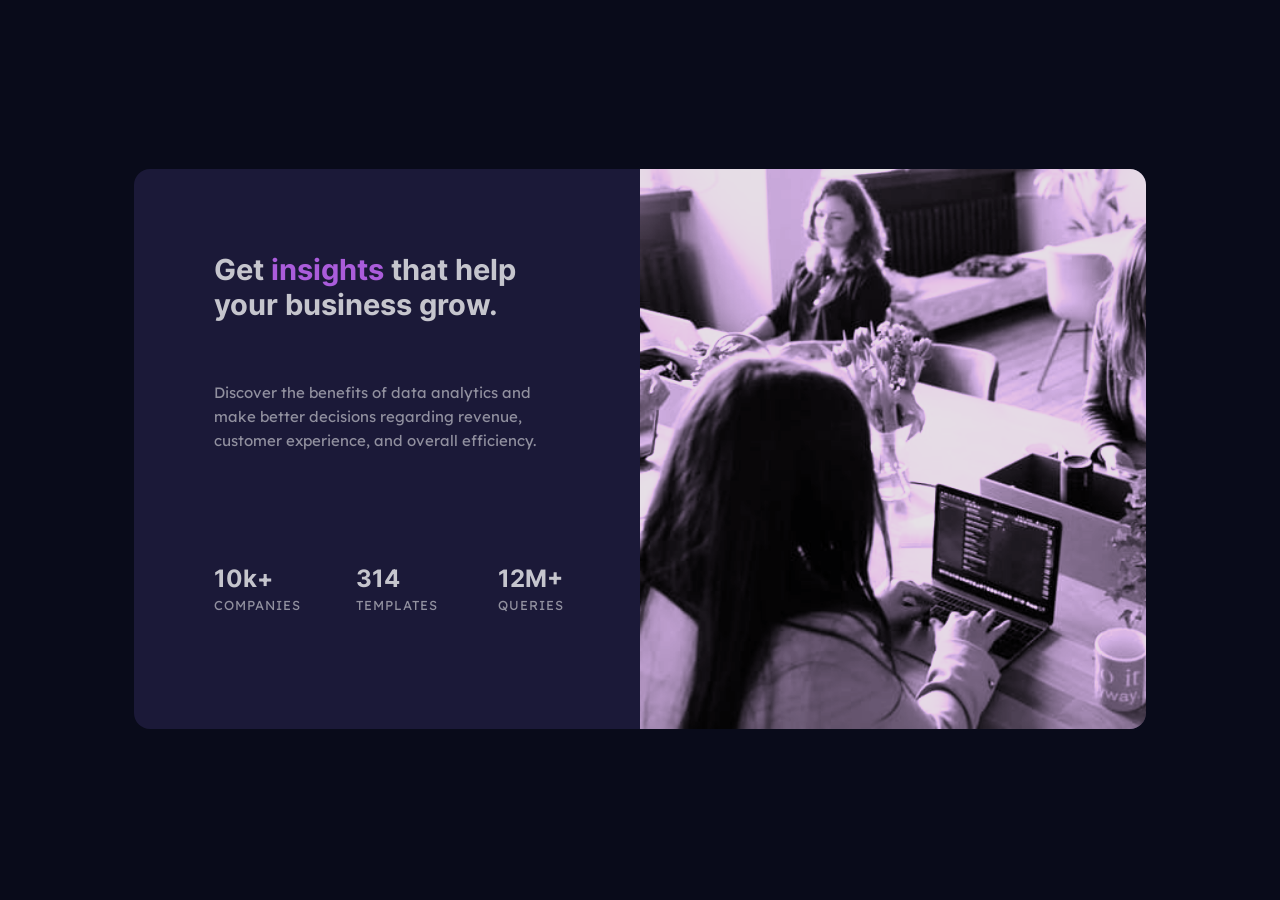
<file: index.html>
<!DOCTYPE html>
<html lang="en">
<head>
  <meta charset="UTF-8">
  <meta name="viewport" content="width=device-width, initial-scale=1.0"> <!-- displays site properly based on user's device -->

  <link rel="icon" type="image/png" sizes="32x32" href="./images/favicon-32x32.png">

  <link rel="stylesheet" href="style.css">
  
  <title>Frontend Mentor | Stats preview card component</title>

  <!-- Feel free to remove these styles or customise in your own stylesheet 👍 -->
  <style>
    .attribution { font-size: 11px; text-align: center; }
    .attribution a { color: hsl(228, 45%, 44%); }
  </style>
</head>
<body>

  <main>
    
    <div class="card">
      <div class="img">
        &zwnj;
      </div>
      <div class="text">
        <div class="title heading">
          <h1>Get <b>insights</b> that help your business grow.</h1>
        </div>
        <div class="desc">
          <p>
            Discover the benefits of data analytics and make better decisions regarding revenue, customer 
            experience, and overall efficiency.
          </p>
        </div>
        <div class="stats">
          <div class="stat companies">
            <div class="number heading">10k+</div>
            <div class="stat-type">COMPANIES</div>
          </div>
          <div class="stat templates">
            <div class="number heading">314</div>
            <div class="stat-type">TEMPLATES</div>
          </div>
          <div class="stat queries">
            <div class="number heading">12M+</div>
            <div class="stat-type">QUERIES</div>
          </div>
        </div>
      </div>
    </div>
  </main>
  <div class="attribution">
    Challenge by <a href="https://www.frontendmentor.io?ref=challenge" target="_blank">Frontend Mentor</a>. 
    Coded by <a href="#">Malek Miled</a>.
  </div>
</body>
</html>
</file>
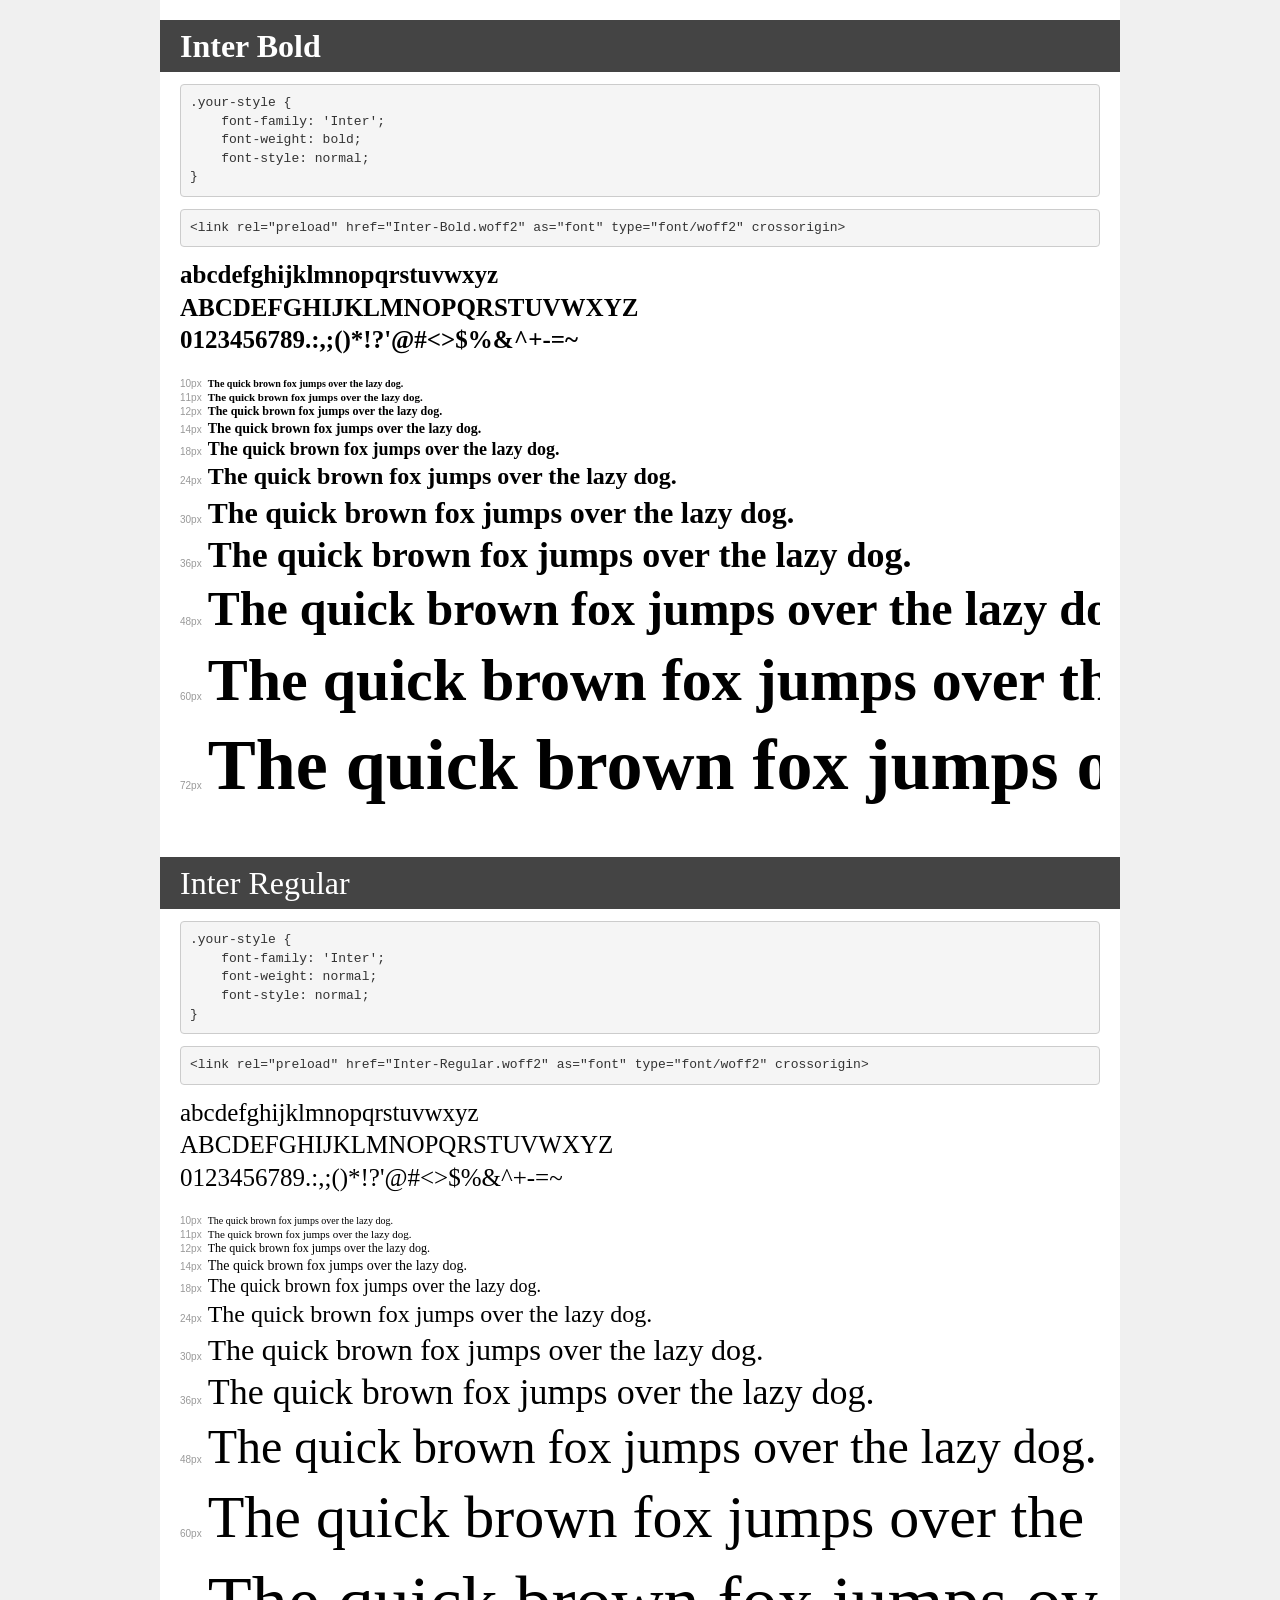
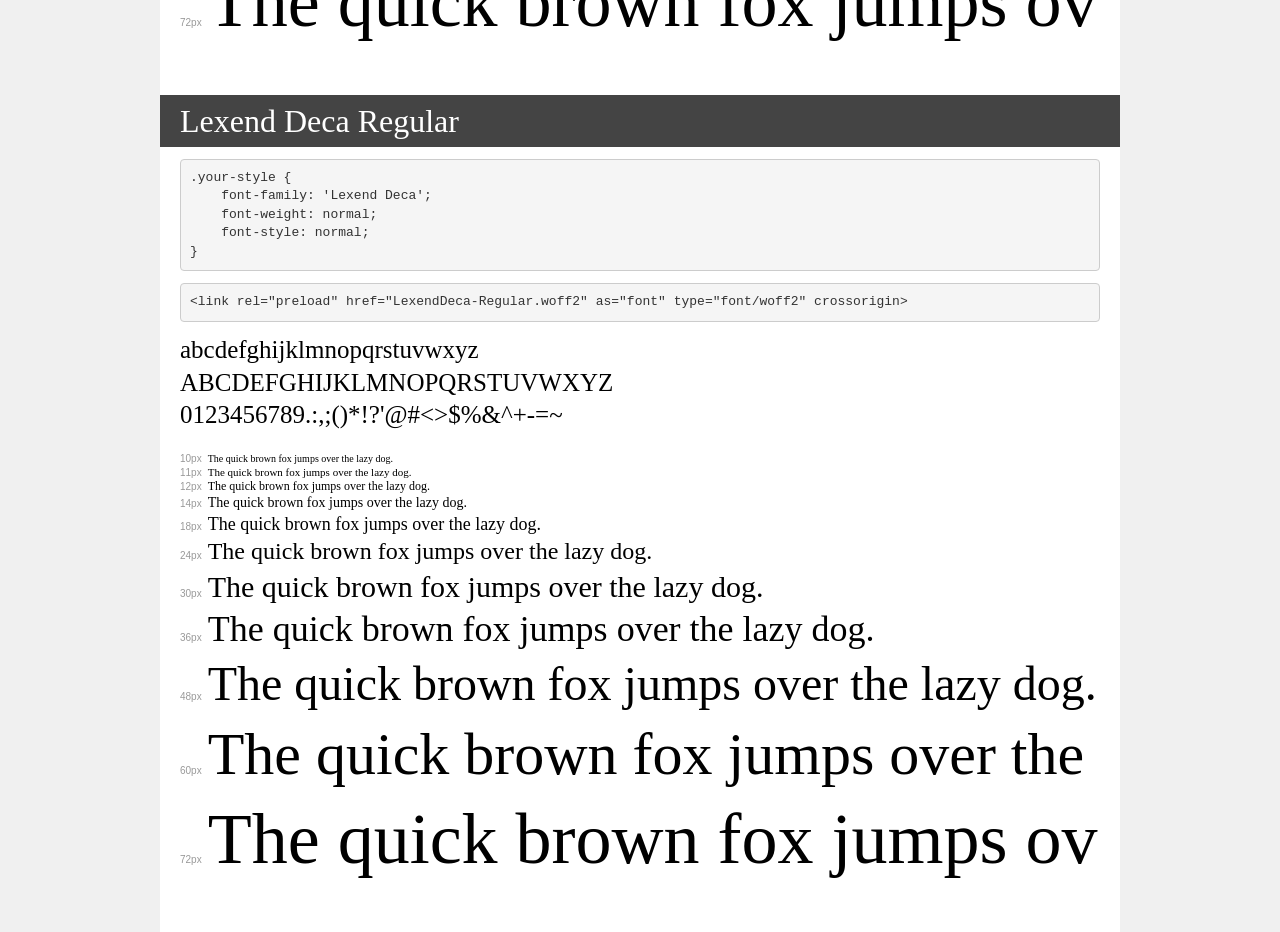
<file: fonts/demo.html>
<!DOCTYPE html>
<html lang="en">
<head>
    <meta charset="utf-8">
    <meta http-equiv="X-UA-Compatible" content="IE=edge">
    <meta name="viewport" content="width=device-width, initial-scale=1">
    <meta name="robots" content="noindex, noarchive">
    <meta name="format-detection" content="telephone=no">
    <title>Transfonter demo</title>
    <link href="stylesheet.css" rel="stylesheet">
    <style>
        /*
        http://meyerweb.com/eric/tools/css/reset/
        v2.0 | 20110126
        License: none (public domain)
        */
        html, body, div, span, applet, object, iframe,
        h1, h2, h3, h4, h5, h6, p, blockquote, pre,
        a, abbr, acronym, address, big, cite, code,
        del, dfn, em, img, ins, kbd, q, s, samp,
        small, strike, strong, sub, sup, tt, var,
        b, u, i, center,
        dl, dt, dd, ol, ul, li,
        fieldset, form, label, legend,
        table, caption, tbody, tfoot, thead, tr, th, td,
        article, aside, canvas, details, embed,
        figure, figcaption, footer, header, hgroup,
        menu, nav, output, ruby, section, summary,
        time, mark, audio, video {
            margin: 0;
            padding: 0;
            border: 0;
            font-size: 100%;
            font: inherit;
            vertical-align: baseline;
        }
        /* HTML5 display-role reset for older browsers */
        article, aside, details, figcaption, figure,
        footer, header, hgroup, menu, nav, section {
            display: block;
        }
        body {
            line-height: 1;
        }
        ol, ul {
            list-style: none;
        }
        blockquote, q {
            quotes: none;
        }
        blockquote:before, blockquote:after,
        q:before, q:after {
            content: '';
            content: none;
        }
        table {
            border-collapse: collapse;
            border-spacing: 0;
        }
        /* demo styles */
        body {
            background: #f0f0f0;
            color: #000;
        }
        .page {
            background: #fff;
            width: 920px;
            margin: 0 auto;
            padding: 20px 20px 0 20px;
            overflow: hidden;
        }
        .font-container {
            overflow-x: auto;
            overflow-y: hidden;
            margin-bottom: 40px;
            line-height: 1.3;
            white-space: nowrap;
            padding-bottom: 5px;
        }
        h1 {
            position: relative;
            background: #444;
            font-size: 32px;
            color: #fff;
            padding: 10px 20px;
            margin: 0 -20px 12px -20px;
        }
        .letters {
            font-size: 25px;
            margin-bottom: 20px;
        }
        .s10:before {
            content: '10px';
        }
        .s11:before {
            content: '11px';
        }
        .s12:before {
            content: '12px';
        }
        .s14:before {
            content: '14px';
        }
        .s18:before {
            content: '18px';
        }
        .s24:before {
            content: '24px';
        }
        .s30:before {
            content: '30px';
        }
        .s36:before {
            content: '36px';
        }
        .s48:before {
            content: '48px';
        }
        .s60:before {
            content: '60px';
        }
        .s72:before {
            content: '72px';
        }
        .s10:before, .s11:before, .s12:before, .s14:before,
        .s18:before, .s24:before, .s30:before, .s36:before,
        .s48:before, .s60:before, .s72:before {
            font-family: Arial, sans-serif;
            font-size: 10px;
            font-weight: normal;
            font-style: normal;
            color: #999;
            padding-right: 6px;
        }
        pre {
            display: block;
            padding: 9px;
            margin: 0 0 12px;
            font-family: Monaco, Menlo, Consolas, "Courier New", monospace;
            font-size: 13px;
            line-height: 1.428571429;
            color: #333;
            font-weight: normal;
            font-style: normal;
            background-color: #f5f5f5;
            border: 1px solid #ccc;
            overflow-x: auto;
            border-radius: 4px;
        }
        /* responsive */
        @media (max-width: 959px) {
            .page {
                width: auto;
                margin: 0;
            }
        }
    </style>
</head>
<body>
<div class="page">
    <div class="demo">
        <h1 style="font-family: 'Inter'; font-weight: bold; font-style: normal;">Inter Bold</h1>
        <pre title="Usage">.your-style {
    font-family: 'Inter';
    font-weight: bold;
    font-style: normal;
}</pre>
        <pre title="Preload (optional)">
&lt;link rel=&quot;preload&quot; href=&quot;Inter-Bold.woff2&quot; as=&quot;font&quot; type=&quot;font/woff2&quot; crossorigin&gt;</pre>
        <div class="font-container" style="font-family: 'Inter'; font-weight: bold; font-style: normal;">
            <p class="letters">
                abcdefghijklmnopqrstuvwxyz<br>
ABCDEFGHIJKLMNOPQRSTUVWXYZ<br>
                0123456789.:,;()*!?'@#&lt;&gt;$%&^+-=~
            </p>
            <p class="s10" style="font-size: 10px;">The quick brown fox jumps over the lazy dog.</p>
            <p class="s11" style="font-size: 11px;">The quick brown fox jumps over the lazy dog.</p>
            <p class="s12" style="font-size: 12px;">The quick brown fox jumps over the lazy dog.</p>
            <p class="s14" style="font-size: 14px;">The quick brown fox jumps over the lazy dog.</p>
            <p class="s18" style="font-size: 18px;">The quick brown fox jumps over the lazy dog.</p>
            <p class="s24" style="font-size: 24px;">The quick brown fox jumps over the lazy dog.</p>
            <p class="s30" style="font-size: 30px;">The quick brown fox jumps over the lazy dog.</p>
            <p class="s36" style="font-size: 36px;">The quick brown fox jumps over the lazy dog.</p>
            <p class="s48" style="font-size: 48px;">The quick brown fox jumps over the lazy dog.</p>
            <p class="s60" style="font-size: 60px;">The quick brown fox jumps over the lazy dog.</p>
            <p class="s72" style="font-size: 72px;">The quick brown fox jumps over the lazy dog.</p>
        </div>
    </div>

    <div class="demo">
        <h1 style="font-family: 'Inter'; font-weight: normal; font-style: normal;">Inter Regular</h1>
        <pre title="Usage">.your-style {
    font-family: 'Inter';
    font-weight: normal;
    font-style: normal;
}</pre>
        <pre title="Preload (optional)">
&lt;link rel=&quot;preload&quot; href=&quot;Inter-Regular.woff2&quot; as=&quot;font&quot; type=&quot;font/woff2&quot; crossorigin&gt;</pre>
        <div class="font-container" style="font-family: 'Inter'; font-weight: normal; font-style: normal;">
            <p class="letters">
                abcdefghijklmnopqrstuvwxyz<br>
ABCDEFGHIJKLMNOPQRSTUVWXYZ<br>
                0123456789.:,;()*!?'@#&lt;&gt;$%&^+-=~
            </p>
            <p class="s10" style="font-size: 10px;">The quick brown fox jumps over the lazy dog.</p>
            <p class="s11" style="font-size: 11px;">The quick brown fox jumps over the lazy dog.</p>
            <p class="s12" style="font-size: 12px;">The quick brown fox jumps over the lazy dog.</p>
            <p class="s14" style="font-size: 14px;">The quick brown fox jumps over the lazy dog.</p>
            <p class="s18" style="font-size: 18px;">The quick brown fox jumps over the lazy dog.</p>
            <p class="s24" style="font-size: 24px;">The quick brown fox jumps over the lazy dog.</p>
            <p class="s30" style="font-size: 30px;">The quick brown fox jumps over the lazy dog.</p>
            <p class="s36" style="font-size: 36px;">The quick brown fox jumps over the lazy dog.</p>
            <p class="s48" style="font-size: 48px;">The quick brown fox jumps over the lazy dog.</p>
            <p class="s60" style="font-size: 60px;">The quick brown fox jumps over the lazy dog.</p>
            <p class="s72" style="font-size: 72px;">The quick brown fox jumps over the lazy dog.</p>
        </div>
    </div>

    <div class="demo">
        <h1 style="font-family: 'Lexend Deca'; font-weight: normal; font-style: normal;">Lexend Deca Regular</h1>
        <pre title="Usage">.your-style {
    font-family: 'Lexend Deca';
    font-weight: normal;
    font-style: normal;
}</pre>
        <pre title="Preload (optional)">
&lt;link rel=&quot;preload&quot; href=&quot;LexendDeca-Regular.woff2&quot; as=&quot;font&quot; type=&quot;font/woff2&quot; crossorigin&gt;</pre>
        <div class="font-container" style="font-family: 'Lexend Deca'; font-weight: normal; font-style: normal;">
            <p class="letters">
                abcdefghijklmnopqrstuvwxyz<br>
ABCDEFGHIJKLMNOPQRSTUVWXYZ<br>
                0123456789.:,;()*!?'@#&lt;&gt;$%&^+-=~
            </p>
            <p class="s10" style="font-size: 10px;">The quick brown fox jumps over the lazy dog.</p>
            <p class="s11" style="font-size: 11px;">The quick brown fox jumps over the lazy dog.</p>
            <p class="s12" style="font-size: 12px;">The quick brown fox jumps over the lazy dog.</p>
            <p class="s14" style="font-size: 14px;">The quick brown fox jumps over the lazy dog.</p>
            <p class="s18" style="font-size: 18px;">The quick brown fox jumps over the lazy dog.</p>
            <p class="s24" style="font-size: 24px;">The quick brown fox jumps over the lazy dog.</p>
            <p class="s30" style="font-size: 30px;">The quick brown fox jumps over the lazy dog.</p>
            <p class="s36" style="font-size: 36px;">The quick brown fox jumps over the lazy dog.</p>
            <p class="s48" style="font-size: 48px;">The quick brown fox jumps over the lazy dog.</p>
            <p class="s60" style="font-size: 60px;">The quick brown fox jumps over the lazy dog.</p>
            <p class="s72" style="font-size: 72px;">The quick brown fox jumps over the lazy dog.</p>
        </div>
    </div>

</div>
</body>
</html>
</file>
<file: style.css>
@font-face {
    font-family: 'Inter';
    src: url('fonts/Inter-Bold.woff2') format('woff2'),
        url('fonts/Inter-Bold.woff') format('woff');
    font-weight: bold;
    font-style: normal;
    font-display: swap;
}

@font-face {
    font-family: 'Inter';
    src: url('fonts/Inter-Regular.woff2') format('woff2'),
        url('fonts/Inter-Regular.woff') format('woff');
    font-weight: normal;
    font-style: normal;
    font-display: swap;
}

@font-face {
    font-family: 'Lexend Deca';
    src: url('fonts/LexendDeca-Regular.woff2') format('woff2'),
        url('fonts/LexendDeca-Regular.woff') format('woff');
    font-weight: normal;
    font-style: normal;
    font-display: swap;
}


.attribution {
    display: none;
}
main {
    display: flex;
    justify-content: center;
    align-items: center;

    height: 98vh;
}
html {
    background-color: hsl(233, 47%, 7%);
}
.text {
    text-align: center;
}
.desc,.stat-type {
    font-family: Lexend Deca;
    font-size: 0.95rem;
    width: 85%;
    margin: auto;
    font-weight: normal;
    color: hsla(0, 0%, 100%, 0.516);


}
.img {
    background-image: url('images/image-header-mobile.jpg');
    background-size: cover;
    filter: grayscale(100%) sepia(100%) hue-rotate(235deg) brightness(0.9) contrast(1.0);
    width: 20em;
    height: 12em;

    border-radius: 1rem 1rem 0 0;
}
.title {
    margin:auto;
    font-size: 0.9rem;
    width: 27ch;
    padding-top: 1rem;
}
b {
    color: hsl(277, 64%, 61%);
}
.heading {
    color: hsla(0, 0%, 100%, 0.75);
    font-family: Inter;
    font-weight: bold;
}
.card {
    background-color: hsl(244, 38%, 16%);
    width: 20em;
    min-height: 35em;
    border-radius: 1rem;
}
.stats {
    margin-bottom: 2rem;
}
.stat {
    padding-top: 2rem;
}
.number {
    font-size: 1.5rem;
}
.stat-type {
    letter-spacing: 1px;
    font-size:0.8rem;
}
/* Desktop Display */
@media (min-width : 80em) {
    .text {
        text-align: left;
    }
    .card {
        display: grid;
        grid-template-columns: 1fr 1fr;
        grid-template-areas: 'text image';

        max-height: 20em;
        width: 80%;
    }
    .img {
        grid-area: image;

        background-image: url('images/image-header-desktop.jpg');
        background-size:cover;
        background-repeat: no-repeat;
        filter: grayscale(100%) sepia(100%) hue-rotate(235deg) brightness(0.9) contrast(1.0);
        width: 100%;
        height: 100%;
    
        border-radius: 0rem 1rem 1rem 0;
        padding: 0;
        margin: 0;
    }
    .title {
        width: 35ch;
        margin-left:5rem;
        margin-top: 3rem;
    }
    .text {
        grid-area: text;
    }
    .desc {
        margin-left: 5rem;
        padding-top: 1.5rem;
        width: 40ch;
        line-height: 1.5rem;
    }
    .stats {
        margin-left: 5rem;
        padding-top: 4rem;
        display: grid;
        grid-template-columns: 1fr 1fr 1fr;
        grid-template-areas: 'cmp tmp qrr';
    }
    .companies {
        grid-area: cmp;
    }
    .templates {
        grid-area:tmp;
    }
    .queries {
        grid-area: qrr;
    }
    .stat-type {
        margin-left: 0;
        padding-top: 0.25rem;
    }
}
</file>
<file: fonts/stylesheet.css>

</file>
